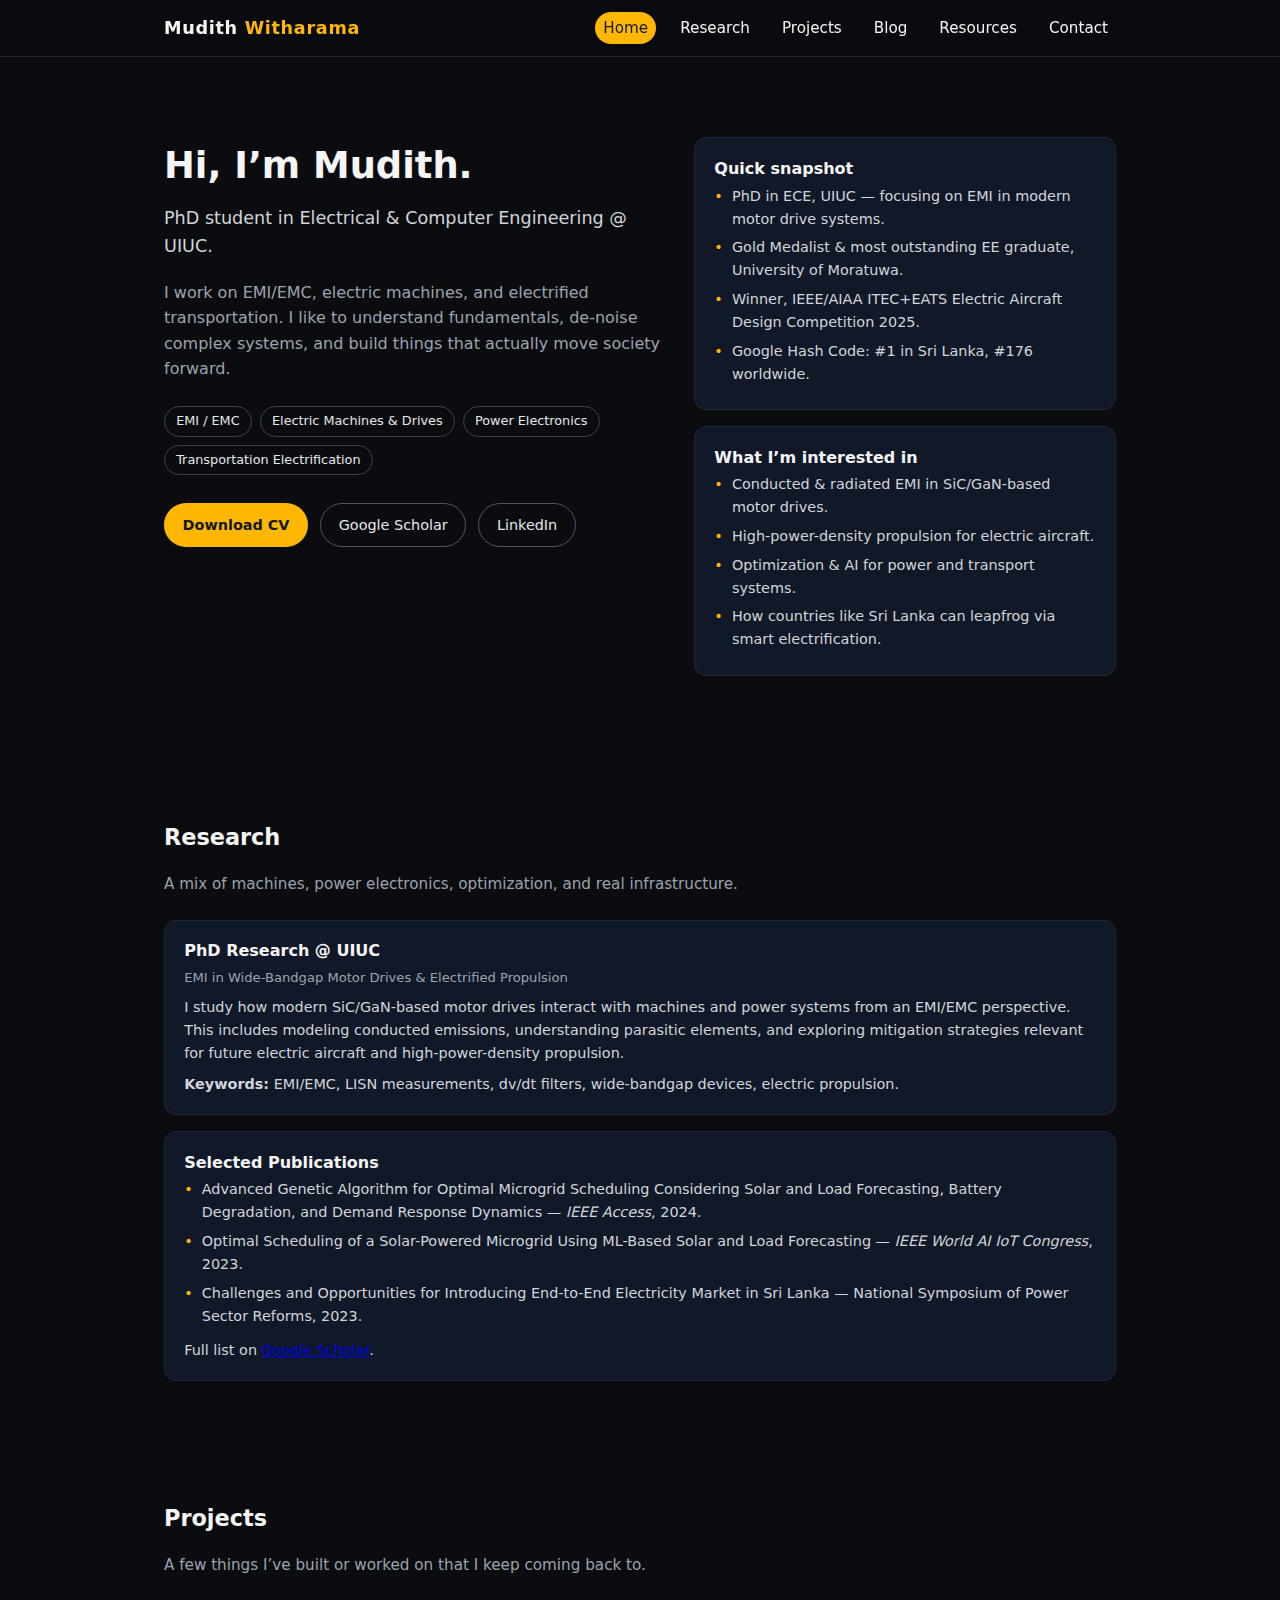
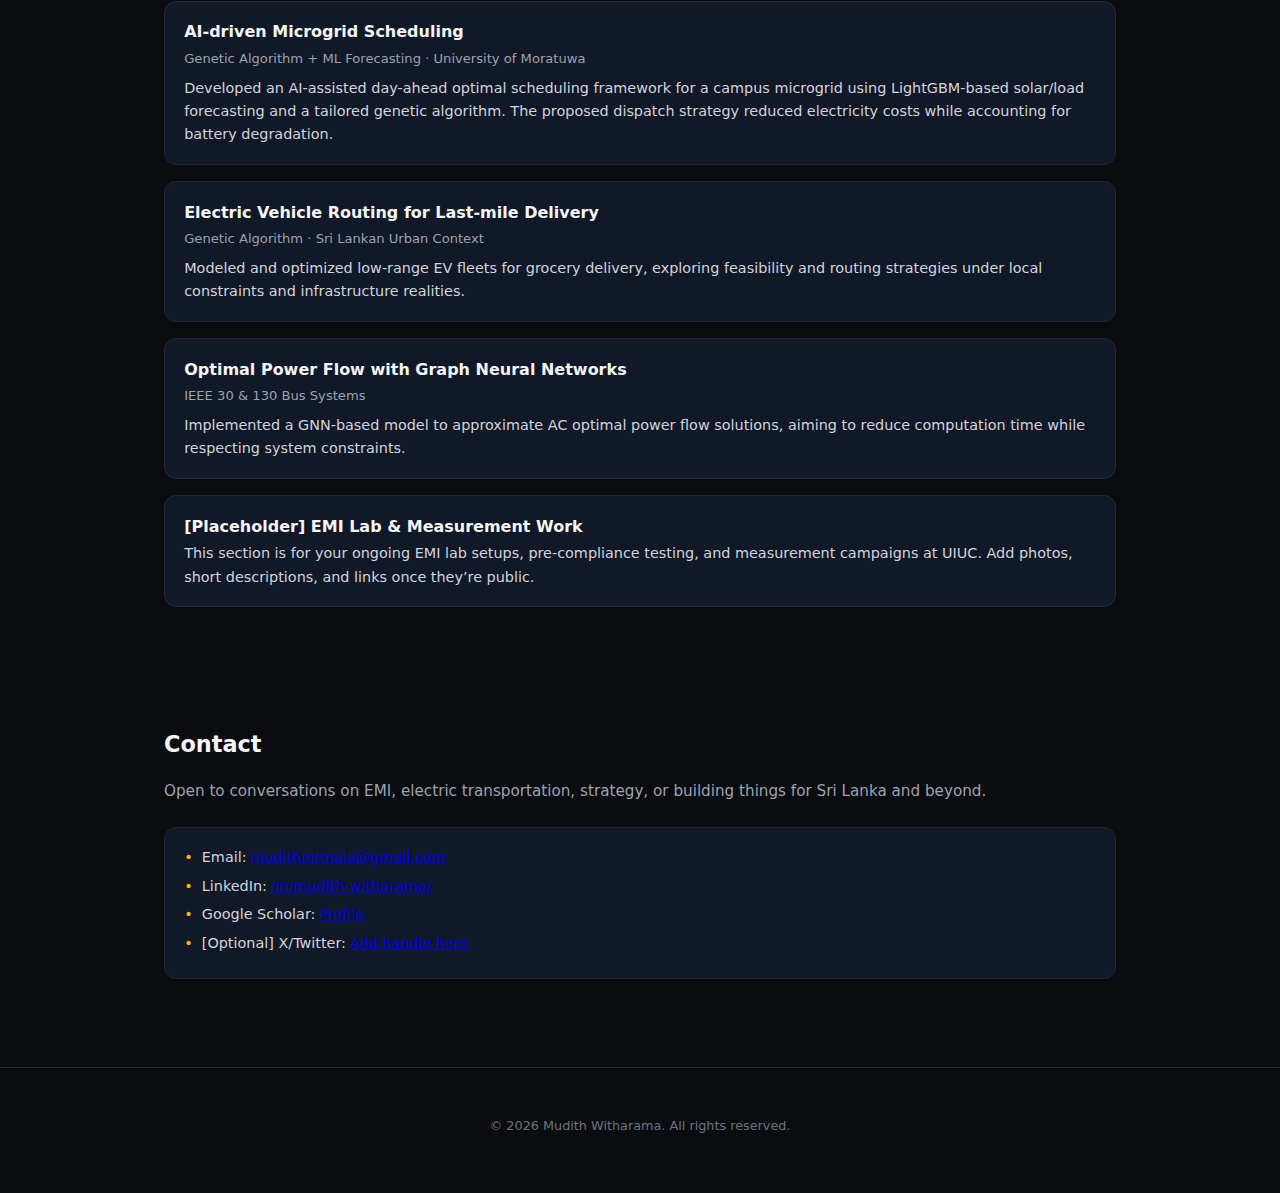
<file: index.html>
<!DOCTYPE html>
<html lang="en">
<head>
  <meta charset="UTF-8" />
  <title>Mudith Witharama | ECE PhD, EMI & Electric Machines</title>
  <meta name="viewport" content="width=device-width, initial-scale=1" />
  <link rel="stylesheet" href="styles.css" />
</head>
<body>
  <!-- Navbar -->
  <header class="navbar">
    <div class="navbar-inner">
      <div class="nav-brand">Mudith <span>Witharama</span></div>
      <nav class="nav-links">
        <a href="index.html" class="active">Home</a>
        <a href="#research">Research</a>
        <a href="#projects">Projects</a>
        <a href="blog.html">Blog</a>
        <a href="resources.html">Resources</a>
        <a href="#contact">Contact</a>
      </nav>
    </div>
  </header>

  <main>
    <section class="hero">
      <div class="container grid-2">
        <div>
          <h1 class="hero-title">Hi, I’m Mudith.</h1>
          <p class="hero-subtitle">
            PhD student in Electrical & Computer Engineering @ UIUC.
          </p>
          <p class="hero-tagline">
            I work on EMI/EMC, electric machines, and electrified transportation. 
            I like to understand fundamentals, de-noise complex systems, and build things that actually move society forward.
          </p>

          <div class="hero-tags">
            <span class="tag">EMI / EMC</span>
            <span class="tag">Electric Machines & Drives</span>
            <span class="tag">Power Electronics</span>
            <span class="tag">Transportation Electrification</span>
          </div>

          <div class="hero-actions">
            <a href="[LINK-TO-CV]" class="btn btn-primary" target="_blank" rel="noreferrer">
              Download CV
            </a>
            <a href="https://scholar.google.com/citations?user=8LqcMSQAAAAJ&hl=en" 
               class="btn btn-outline" target="_blank" rel="noreferrer">
              Google Scholar
            </a>
            <a href="https://www.linkedin.com/in/mudith-witharama/" 
               class="btn btn-outline" target="_blank" rel="noreferrer">
              LinkedIn
            </a>
          </div>
        </div>

        <div>
          <div class="card">
            <div class="card-title">Quick snapshot</div>
            <div class="card-body">
              <ul class="list">
                <li>PhD in ECE, UIUC — focusing on EMI in modern motor drive systems.</li>
                <li>Gold Medalist & most outstanding EE graduate, University of Moratuwa.</li>
                <li>Winner, IEEE/AIAA ITEC+EATS Electric Aircraft Design Competition 2025.</li>
                <li>Google Hash Code: #1 in Sri Lanka, #176 worldwide.</li>
              </ul>
            </div>
          </div>

          <div class="card">
            <div class="card-title">What I’m interested in</div>
            <div class="card-body">
              <ul class="list">
                <li>Conducted & radiated EMI in SiC/GaN-based motor drives.</li>
                <li>High-power-density propulsion for electric aircraft.</li>
                <li>Optimization & AI for power and transport systems.</li>
                <li>How countries like Sri Lanka can leapfrog via smart electrification.</li>
              </ul>
            </div>
          </div>
        </div>

      </div>
    </section>

    <!-- Research -->
    <section class="section" id="research">
      <div class="container">
        <h2 class="section-title">Research</h2>
        <p class="section-subtitle">
          A mix of machines, power electronics, optimization, and real infrastructure.
        </p>

        <div class="card">
          <div class="card-title">PhD Research @ UIUC</div>
          <div class="card-meta">EMI in Wide-Bandgap Motor Drives & Electrified Propulsion</div>
          <div class="card-body">
            <p>
              I study how modern SiC/GaN-based motor drives interact with machines and power systems from an EMI/EMC perspective.
              This includes modeling conducted emissions, understanding parasitic elements, and exploring mitigation strategies
              relevant for future electric aircraft and high-power-density propulsion.
            </p>
            <p style="margin-top: 0.5rem;">
              <strong>Keywords:</strong> EMI/EMC, LISN measurements, dv/dt filters, wide-bandgap devices, electric propulsion.
            </p>
          </div>
        </div>

        <div class="card">
          <div class="card-title">Selected Publications</div>
          <div class="card-body">
            <ul class="list">
              <li>
                Advanced Genetic Algorithm for Optimal Microgrid Scheduling Considering Solar and Load Forecasting, 
                Battery Degradation, and Demand Response Dynamics — <em>IEEE Access</em>, 2024.
              </li>
              <li>
                Optimal Scheduling of a Solar-Powered Microgrid Using ML-Based Solar and Load Forecasting — 
                <em>IEEE World AI IoT Congress</em>, 2023.
              </li>
              <li>
                Challenges and Opportunities for Introducing End-to-End Electricity Market in Sri Lanka — 
                National Symposium of Power Sector Reforms, 2023.
              </li>
            </ul>
            <p style="margin-top: 0.7rem;">
              Full list on <a href="https://scholar.google.com/citations?user=8LqcMSQAAAAJ&hl=en" target="_blank" rel="noreferrer">Google Scholar</a>.
            </p>
          </div>
        </div>
      </div>
    </section>

    <!-- Projects -->
    <section class="section" id="projects">
      <div class="container">
        <h2 class="section-title">Projects</h2>
        <p class="section-subtitle">
          A few things I’ve built or worked on that I keep coming back to.
        </p>

        <div class="card">
          <div class="card-title">AI-driven Microgrid Scheduling</div>
          <div class="card-meta">Genetic Algorithm + ML Forecasting · University of Moratuwa</div>
          <div class="card-body">
            <p>
              Developed an AI-assisted day-ahead optimal scheduling framework for a campus microgrid using
              LightGBM-based solar/load forecasting and a tailored genetic algorithm.
              The proposed dispatch strategy reduced electricity costs while accounting for battery degradation.
            </p>
          </div>
        </div>

        <div class="card">
          <div class="card-title">Electric Vehicle Routing for Last-mile Delivery</div>
          <div class="card-meta">Genetic Algorithm · Sri Lankan Urban Context</div>
          <div class="card-body">
            <p>
              Modeled and optimized low-range EV fleets for grocery delivery, exploring feasibility and routing strategies
              under local constraints and infrastructure realities.
            </p>
          </div>
        </div>

        <div class="card">
          <div class="card-title">Optimal Power Flow with Graph Neural Networks</div>
          <div class="card-meta">IEEE 30 & 130 Bus Systems</div>
          <div class="card-body">
            <p>
              Implemented a GNN-based model to approximate AC optimal power flow solutions,
              aiming to reduce computation time while respecting system constraints.
            </p>
          </div>
        </div>

        <div class="card">
          <div class="card-title">[Placeholder] EMI Lab & Measurement Work</div>
          <div class="card-body">
            <p>
              This section is for your ongoing EMI lab setups, pre-compliance testing, and measurement campaigns at UIUC. 
              Add photos, short descriptions, and links once they’re public.
            </p>
          </div>
        </div>
      </div>
    </section>

    <!-- Contact -->
    <section class="section" id="contact">
      <div class="container">
        <h2 class="section-title">Contact</h2>
        <p class="section-subtitle">
          Open to conversations on EMI, electric transportation, strategy, or building things for Sri Lanka and beyond.
        </p>

        <div class="card">
          <div class="card-body">
            <ul class="list">
              <li>Email: <a href="mailto:mudithnirmala@gmail.com">mudithnirmala@gmail.com</a></li>
              <li>LinkedIn: <a href="https://www.linkedin.com/in/mudith-witharama/" target="_blank" rel="noreferrer">/in/mudith-witharama/</a></li>
              <li>Google Scholar: <a href="https://scholar.google.com/citations?user=8LqcMSQAAAAJ&hl=en" target="_blank" rel="noreferrer">Profile</a></li>
              <li>[Optional] X/Twitter: <a href="#" target="_blank" rel="noreferrer">Add handle here</a></li>
            </ul>
          </div>
        </div>

      </div>
    </section>
  </main>

  <footer class="footer">
    <div class="container">
      &copy; <span id="year"></span> Mudith Witharama. All rights reserved.
    </div>
  </footer>

  <script>
    // simple year auto-update
    document.getElementById("year").textContent = new Date().getFullYear();
  </script>
</body>
</html>
</file>
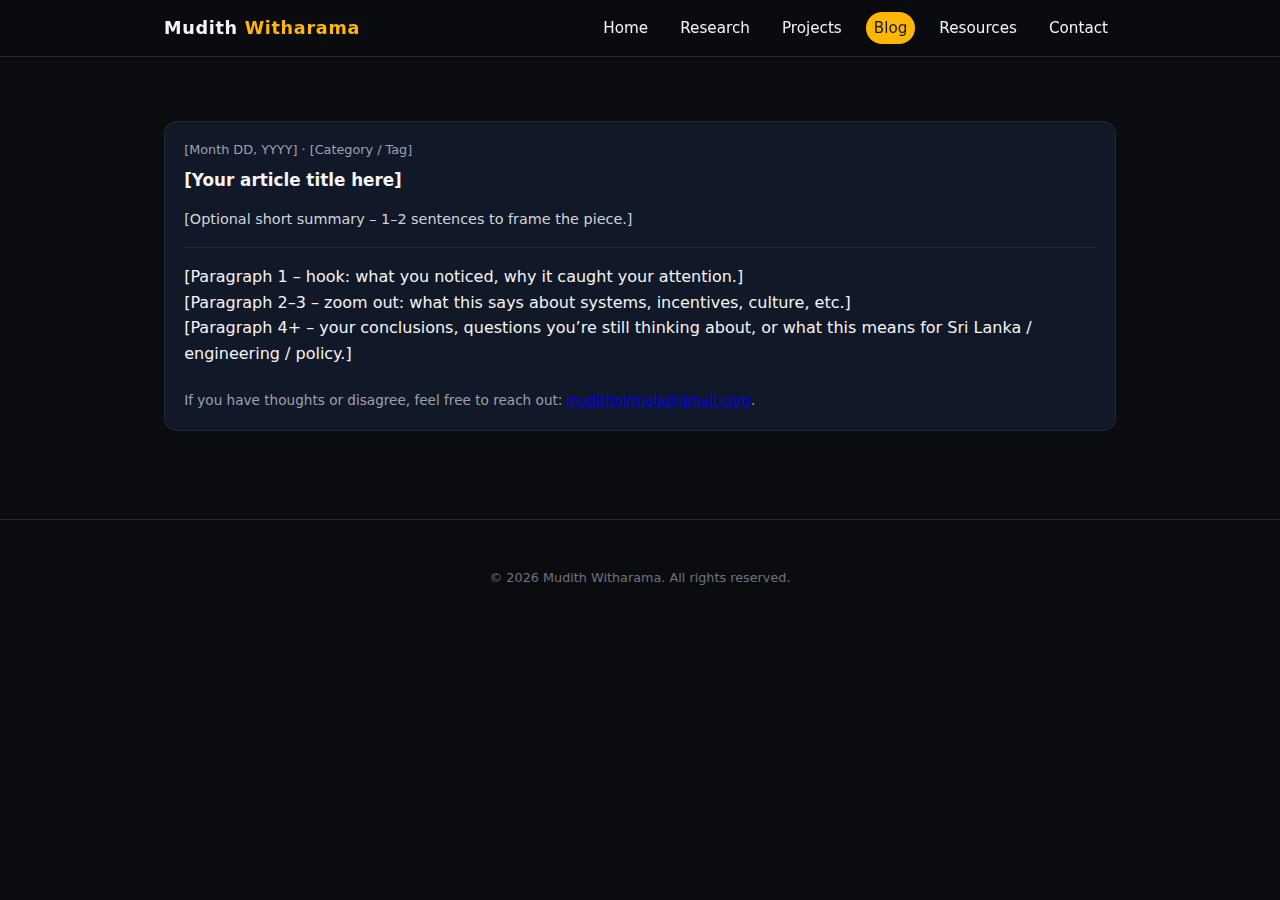
<file: blog-post-template.html>
<!DOCTYPE html>
<html lang="en">
<head>
  <meta charset="UTF-8" />
  <title>[Title] | Blog | Mudith Witharama</title>
  <meta name="viewport" content="width=device-width, initial-scale=1" />
  <link rel="stylesheet" href="styles.css" />
</head>
<body>
  <header class="navbar">
    <div class="navbar-inner">
      <div class="nav-brand">Mudith <span>Witharama</span></div>
      <nav class="nav-links">
        <a href="index.html">Home</a>
        <a href="index.html#research">Research</a>
        <a href="index.html#projects">Projects</a>
        <a href="blog.html" class="active">Blog</a>
        <a href="resources.html">Resources</a>
        <a href="index.html#contact">Contact</a>
      </nav>
    </div>
  </header>

  <main class="section">
    <div class="container">
      <article class="card">
        <div class="blog-post-meta">[Month DD, YYYY] · [Category / Tag]</div>
        <h1 class="blog-post-title">[Your article title here]</h1>

        <p class="blog-post-excerpt" style="margin-top:0.9rem;">
          [Optional short summary – 1–2 sentences to frame the piece.]
        </p>

        <hr style="border:none;border-top:1px solid #1f2937;margin:1rem 0;" />

        <!-- Start writing here -->
        <p>
          [Paragraph 1 – hook: what you noticed, why it caught your attention.]
        </p>

        <p>
          [Paragraph 2–3 – zoom out: what this says about systems, incentives, culture, etc.]
        </p>

        <p>
          [Paragraph 4+ – your conclusions, questions you’re still thinking about, or what this means for Sri Lanka / engineering / policy.]
        </p>

        <p style="margin-top:1.5rem;font-size:0.85rem;color:#9ca3af;">
          If you have thoughts or disagree, feel free to reach out:
          <a href="mailto:mudithnirmala@gmail.com">mudithnirmala@gmail.com</a>.
        </p>
      </article>
    </div>
  </main>

  <footer class="footer">
    <div class="container">
      &copy; <span id="year"></span> Mudith Witharama. All rights reserved.
    </div>
  </footer>

  <script>
    document.getElementById("year").textContent = new Date().getFullYear();
  </script>
</body>
</html>
</file>
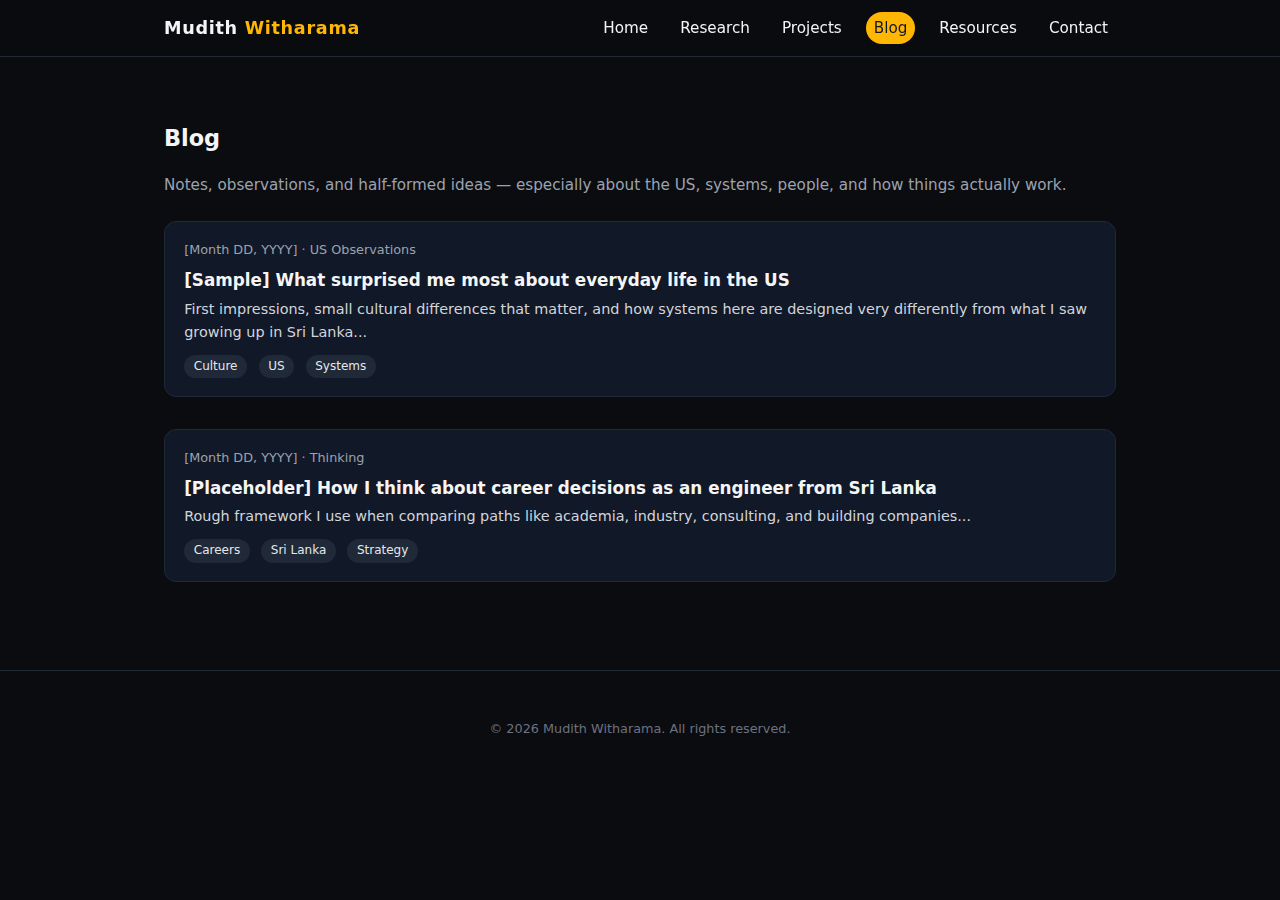
<file: blog.html>
<!DOCTYPE html>
<html lang="en">
<head>
  <meta charset="UTF-8" />
  <title>Blog | Mudith Witharama</title>
  <meta name="viewport" content="width=device-width, initial-scale=1" />
  <link rel="stylesheet" href="styles.css" />
</head>
<body>
  <header class="navbar">
    <div class="navbar-inner">
      <div class="nav-brand">Mudith <span>Witharama</span></div>
      <nav class="nav-links">
        <a href="index.html">Home</a>
        <a href="index.html#research">Research</a>
        <a href="index.html#projects">Projects</a>
        <a href="blog.html" class="active">Blog</a>
        <a href="resources.html">Resources</a>
        <a href="index.html#contact">Contact</a>
      </nav>
    </div>
  </header>

  <main class="section">
    <div class="container">
      <h1 class="section-title">Blog</h1>
      <p class="section-subtitle">
        Notes, observations, and half-formed ideas — especially about the US, systems, people, and how things actually work.
      </p>

      <div class="blog-list">
        <!-- Example post 1 -->
        <article class="card">
          <div class="blog-post-meta">[Month DD, YYYY] · US Observations</div>
          <h2 class="blog-post-title">
            <a href="blog-post-template.html" style="color: inherit; text-decoration: none;">
              [Sample] What surprised me most about everyday life in the US
            </a>
          </h2>
          <p class="blog-post-excerpt">
            First impressions, small cultural differences that matter, and how systems here are designed very differently
            from what I saw growing up in Sri Lanka...
          </p>
          <div style="margin-top:0.5rem;">
            <span class="blog-tag">Culture</span>
            <span class="blog-tag">US</span>
            <span class="blog-tag">Systems</span>
          </div>
        </article>

        <!-- Example post 2 -->
        <article class="card">
          <div class="blog-post-meta">[Month DD, YYYY] · Thinking</div>
          <h2 class="blog-post-title">
            <a href="#" style="color: inherit; text-decoration: none;">
              [Placeholder] How I think about career decisions as an engineer from Sri Lanka
            </a>
          </h2>
          <p class="blog-post-excerpt">
            Rough framework I use when comparing paths like academia, industry, consulting, and building companies...
          </p>
          <div style="margin-top:0.5rem;">
            <span class="blog-tag">Careers</span>
            <span class="blog-tag">Sri Lanka</span>
            <span class="blog-tag">Strategy</span>
          </div>
        </article>

        <!-- Add new posts by copying this block -->
        <!--
        <article class="card">
          <div class="blog-post-meta">[Month DD, YYYY] · [Category]</div>
          <h2 class="blog-post-title">
            <a href="your-post-file.html" style="color: inherit; text-decoration: none;">
              Your title here
            </a>
          </h2>
          <p class="blog-post-excerpt">
            1–2 lines summarizing the main idea...
          </p>
          <div style="margin-top:0.5rem;">
            <span class="blog-tag">Tag1</span>
            <span class="blog-tag">Tag2</span>
          </div>
        </article>
        -->
      </div>
    </div>
  </main>

  <footer class="footer">
    <div class="container">
      &copy; <span id="year"></span> Mudith Witharama. All rights reserved.
    </div>
  </footer>

  <script>
    document.getElementById("year").textContent = new Date().getFullYear();
  </script>
</body>
</html>
</file>
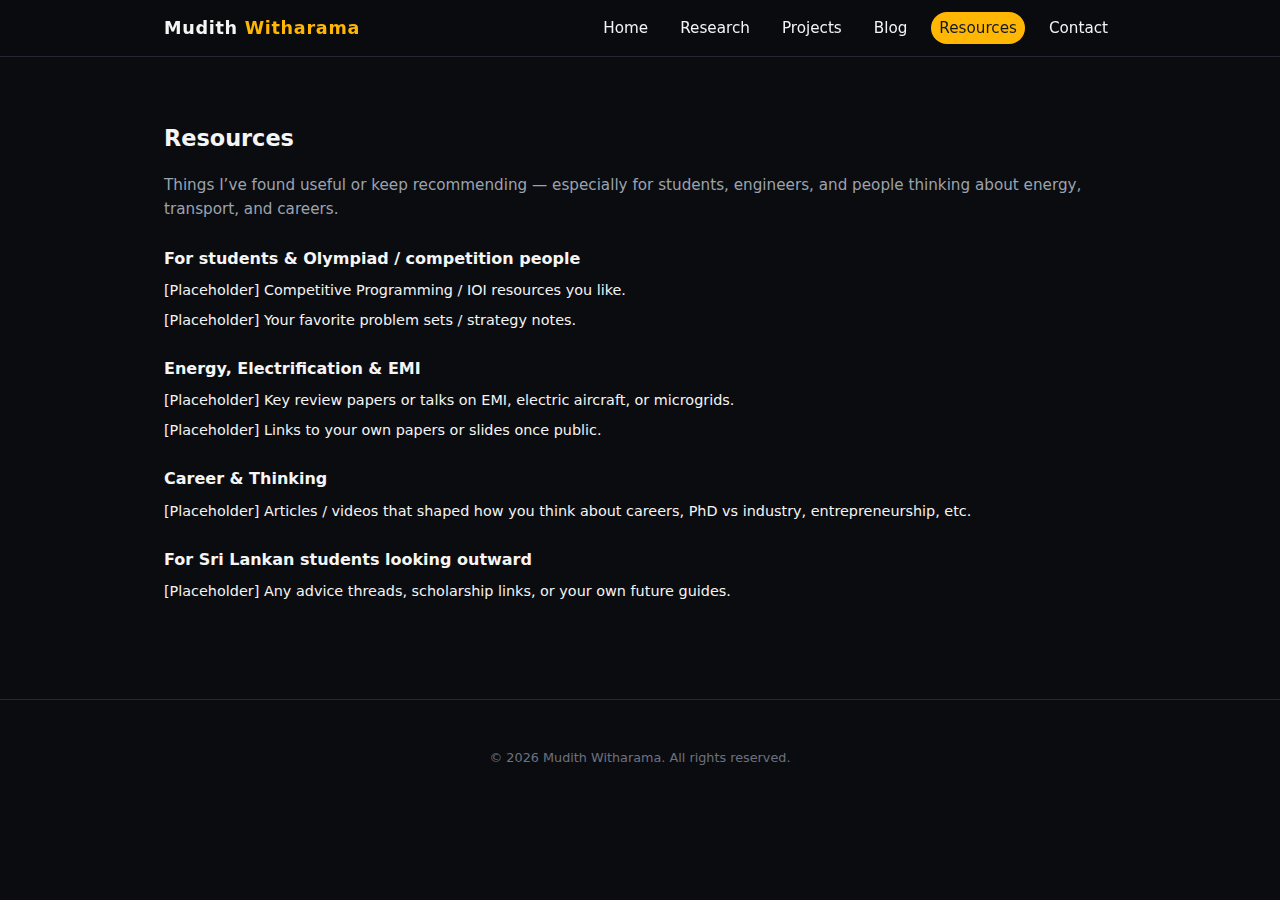
<file: resources.html>
<!DOCTYPE html>
<html lang="en">
<head>
  <meta charset="UTF-8" />
  <title>Resources | Mudith Witharama</title>
  <meta name="viewport" content="width=device-width, initial-scale=1" />
  <link rel="stylesheet" href="styles.css" />
</head>
<body>
  <header class="navbar">
    <div class="navbar-inner">
      <div class="nav-brand">Mudith <span>Witharama</span></div>
      <nav class="nav-links">
        <a href="index.html">Home</a>
        <a href="index.html#research">Research</a>
        <a href="index.html#projects">Projects</a>
        <a href="blog.html">Blog</a>
        <a href="resources.html" class="active">Resources</a>
        <a href="index.html#contact">Contact</a>
      </nav>
    </div>
  </header>

  <main class="section">
    <div class="container">
      <h1 class="section-title">Resources</h1>
      <p class="section-subtitle">
        Things I’ve found useful or keep recommending — especially for students, engineers, and people thinking about energy, transport, and careers.
      </p>

      <section class="resource-category">
        <h3>For students & Olympiad / competition people</h3>
        <ul class="resource-list">
          <li>
            [Placeholder] Competitive Programming / IOI resources you like.
          </li>
          <li>
            [Placeholder] Your favorite problem sets / strategy notes.
          </li>
        </ul>
      </section>

      <section class="resource-category">
        <h3>Energy, Electrification & EMI</h3>
        <ul class="resource-list">
          <li>
            [Placeholder] Key review papers or talks on EMI, electric aircraft, or microgrids.
          </li>
          <li>
            [Placeholder] Links to your own papers or slides once public.
          </li>
        </ul>
      </section>

      <section class="resource-category">
        <h3>Career & Thinking</h3>
        <ul class="resource-list">
          <li>
            [Placeholder] Articles / videos that shaped how you think about careers, PhD vs industry, entrepreneurship, etc.
          </li>
        </ul>
      </section>

      <section class="resource-category">
        <h3>For Sri Lankan students looking outward</h3>
        <ul class="resource-list">
          <li>
            [Placeholder] Any advice threads, scholarship links, or your own future guides.
          </li>
        </ul>
      </section>

    </div>
  </main>

  <footer class="footer">
    <div class="container">
      &copy; <span id="year"></span> Mudith Witharama. All rights reserved.
    </div>
  </footer>

  <script>
    document.getElementById("year").textContent = new Date().getFullYear();
  </script>
</body>
</html>
</file>
<file: styles.css>
/* --------- Base Styles --------- */
* {
  box-sizing: border-box;
  margin: 0;
  padding: 0;
}

html {
  scroll-behavior: smooth;
}

body {
  font-family: system-ui, -apple-system, BlinkMacSystemFont, "Inter", sans-serif;
  background: #0b0c10;
  color: #f5f5f5;
  line-height: 1.6;
}

/* --------- Layout --------- */
.container {
  max-width: 1000px;
  margin: 0 auto;
  padding: 1.5rem;
}

/* --------- Navbar --------- */
.navbar {
  position: sticky;
  top: 0;
  z-index: 100;
  background: rgba(11, 12, 16, 0.95);
  border-bottom: 1px solid #222831;
  backdrop-filter: blur(10px);
}

.navbar-inner {
  max-width: 1000px;
  margin: 0 auto;
  padding: 0.75rem 1.5rem;
  display: flex;
  align-items: center;
  justify-content: space-between;
}

.nav-brand {
  font-weight: 700;
  font-size: 1.1rem;
  letter-spacing: 0.04em;
}

.nav-brand span {
  color: #ffb703;
}

.nav-links {
  display: flex;
  gap: 1rem;
}

.nav-links a {
  color: #f3f4f6;
  text-decoration: none;
  font-size: 0.95rem;
  padding: 0.25rem 0.5rem;
  border-radius: 999px;
  transition: background 0.2s, color 0.2s;
}

.nav-links a:hover,
.nav-links a.active {
  background: #ffb703;
  color: #111827;
}

/* --------- Hero --------- */
.hero {
  padding: 3.5rem 0 2.5rem;
}

.hero-title {
  font-size: 2.3rem;
  font-weight: 700;
  margin-bottom: 0.5rem;
}

.hero-subtitle {
  font-size: 1.1rem;
  color: #d1d5db;
  margin-bottom: 1.2rem;
}

.hero-tagline {
  max-width: 650px;
  color: #9ca3af;
  margin-bottom: 1.5rem;
}

.hero-tags {
  display: flex;
  flex-wrap: wrap;
  gap: 0.5rem;
  margin-bottom: 1.75rem;
}

.tag {
  font-size: 0.8rem;
  padding: 0.25rem 0.7rem;
  border-radius: 999px;
  border: 1px solid #374151;
  color: #e5e7eb;
}

.hero-actions {
  display: flex;
  flex-wrap: wrap;
  gap: 0.75rem;
}

.btn {
  display: inline-flex;
  align-items: center;
  justify-content: center;
  padding: 0.6rem 1.1rem;
  border-radius: 999px;
  font-size: 0.9rem;
  border: 1px solid transparent;
  cursor: pointer;
  text-decoration: none;
  transition: background 0.2s, color 0.2s, border-color 0.2s;
}

.btn-primary {
  background: #ffb703;
  color: #111827;
  font-weight: 600;
}

.btn-primary:hover {
  background: #f59e0b;
}

.btn-outline {
  background: transparent;
  color: #e5e7eb;
  border-color: #4b5563;
}

.btn-outline:hover {
  background: #1f2937;
}

/* --------- Sections --------- */
.section {
  padding: 2.5rem 0 1rem;
}

.section-title {
  font-size: 1.4rem;
  font-weight: 600;
  margin-bottom: 1rem;
}

.section-subtitle {
  font-size: 0.95rem;
  color: #9ca3af;
  margin-bottom: 1.5rem;
}

/* --------- Cards & Lists --------- */
.card {
  border-radius: 0.75rem;
  border: 1px solid #1f2937;
  padding: 1.1rem 1.2rem;
  background: #111827;
  margin-bottom: 1rem;
}

.card-title {
  font-weight: 600;
  margin-bottom: 0.2rem;
}

.card-meta {
  font-size: 0.82rem;
  color: #9ca3af;
  margin-bottom: 0.5rem;
}

.card-body {
  font-size: 0.9rem;
  color: #d1d5db;
}

/* Bulleted lists */
.list {
  list-style: none;
  padding-left: 0;
}

.list li {
  position: relative;
  padding-left: 1.1rem;
  margin-bottom: 0.35rem;
  font-size: 0.9rem;
}

.list li::before {
  content: "•";
  position: absolute;
  left: 0;
  color: #ffb703;
}

/* Two-column layout on desktop */
.grid-2 {
  display: grid;
  grid-template-columns: 1.2fr 1fr;
  gap: 1.5rem;
}

@media (max-width: 768px) {
  .grid-2 {
    grid-template-columns: 1fr;
  }

  .navbar-inner {
    flex-direction: column;
    align-items: flex-start;
    gap: 0.5rem;
  }

  .hero {
    padding-top: 2.5rem;
  }
}

/* --------- Blog --------- */
.blog-list {
  display: flex;
  flex-direction: column;
  gap: 1rem;
}

.blog-tag {
  display: inline-block;
  font-size: 0.75rem;
  padding: 0.15rem 0.6rem;
  border-radius: 999px;
  background: #1f2937;
  color: #e5e7eb;
  margin-right: 0.4rem;
}

.blog-post-meta {
  font-size: 0.8rem;
  color: #9ca3af;
  margin-bottom: 0.4rem;
}

.blog-post-title {
  font-size: 1.05rem;
  font-weight: 600;
  margin-bottom: 0.25rem;
}

.blog-post-excerpt {
  font-size: 0.9rem;
  color: #d1d5db;
}

/* --------- Resources --------- */
.resource-category {
  margin-bottom: 1.5rem;
}

.resource-category h3 {
  font-size: 1rem;
  margin-bottom: 0.5rem;
}

.resource-list {
  list-style: none;
  padding-left: 0;
}

.resource-list li {
  margin-bottom: 0.4rem;
  font-size: 0.9rem;
}

.resource-list a {
  color: #bfdbfe;
  text-decoration: none;
}

.resource-list a:hover {
  text-decoration: underline;
}

/* --------- Footer --------- */
.footer {
  margin-top: 2rem;
  padding: 1.5rem 0 2rem;
  border-top: 1px solid #1f2937;
  font-size: 0.8rem;
  color: #6b7280;
  text-align: center;
}
</file>
